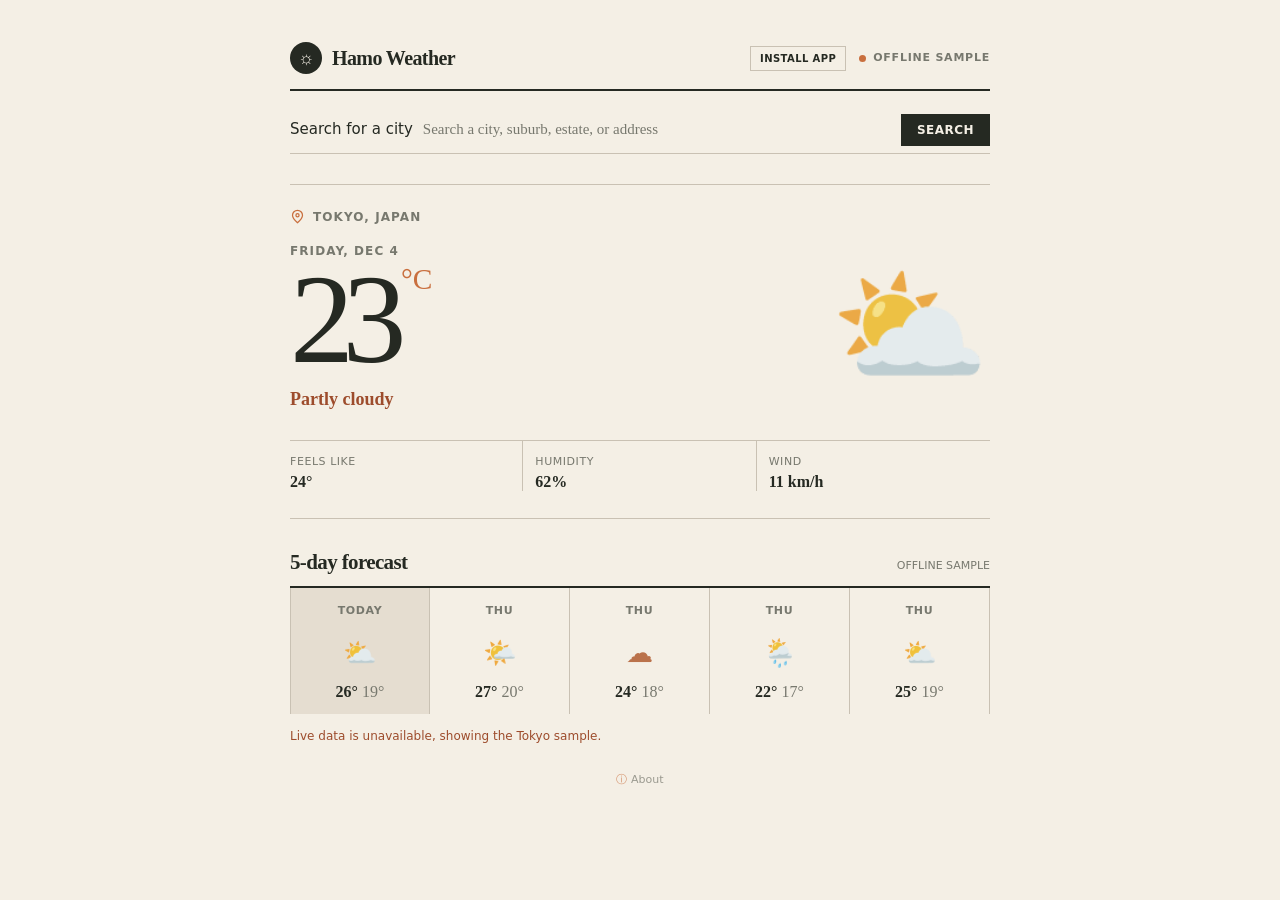
<file: index.html>
<!doctype html>
<html lang="en">
<head>
  <meta charset="UTF-8">
  <meta name="viewport" content="width=device-width, initial-scale=1.0">
  <meta name="description" content="A polished weather forecast for any city.">
  <meta name="theme-color" content="#252922">
  <link rel="icon" href="data:image/svg+xml,%3Csvg xmlns='http://www.w3.org/2000/svg' viewBox='0 0 100 100'%3E%3Ctext y='.9em' font-size='90'%3E☼%3C/text%3E%3C/svg%3E">
  <link rel="manifest" href="manifest.webmanifest">
  <title>Hamo Weather</title>
  <link rel="stylesheet" href="css/styles.css">
</head>
<body>
  <main class="app">
    <header class="topbar">
      <div class="brand"><span class="brand-mark">☼</span><span>Hamo Weather</span></div>
      <div class="top-actions">
        <button class="install-button" id="installButton" type="button" hidden>Install app</button>
        <div class="status"><span class="status-dot" id="statusDot"></span><span id="statusText">Live forecast</span></div>
      </div>
    </header>

    <form class="search" id="searchForm" role="search">
      <label class="sr-only" for="cityInput">Search for a city</label>
      <input id="cityInput" type="search" autocomplete="off" placeholder="Search a city, suburb, estate, or address" aria-label="Search for a location">
      <button type="submit">Search</button>
    </form>

    <section class="hero" aria-labelledby="cityName">
      <div class="location">
        <svg viewBox="0 0 24 24" fill="none" stroke="currentColor" stroke-width="2"><path d="M20 10c0 5-8 12-8 12S4 15 4 10a8 8 0 1 1 16 0Z"/><circle cx="12" cy="10" r="2.5"/></svg>
        <span id="locationText">Tokyo, Japan</span>
      </div>
      <div class="hero-main">
        <div>
          <p class="eyebrow" id="dateText">Today</p>
          <p class="temperature" id="temperature">--<sup>°C</sup></p>
          <p class="condition" id="condition">Loading forecast…</p>
        </div>
        <div class="weather-icon" id="weatherIcon" aria-hidden="true">☁️</div>
      </div>
      <div class="details">
        <div class="detail"><span class="detail-label">Feels like</span><span class="detail-value" id="feelsLike">--°</span></div>
        <div class="detail"><span class="detail-label">Humidity</span><span class="detail-value" id="humidity">--%</span></div>
        <div class="detail"><span class="detail-label">Wind</span><span class="detail-value" id="wind">-- km/h</span></div>
      </div>
    </section>

    <section class="forecast-panel" aria-labelledby="forecastTitle">
      <div class="section-heading"><h2 id="forecastTitle">5-day forecast</h2><span class="updated" id="updated">Fetching data</span></div>
      <div class="forecast" id="forecast"></div>
      <p class="message" id="message" role="status"></p>
    </section>
    <details class="footer">
      <summary>About</summary>
      <span><a href="https://github.com/Hamidooh/weather-app" target="_blank" rel="noreferrer">Project repository</a></span>
      <span>Weather by <a href="https://open-meteo.com/" target="_blank" rel="noreferrer">Open-Meteo</a> · Search by <a href="https://www.openstreetmap.org/" target="_blank" rel="noreferrer">OpenStreetMap</a></span>
    </details>
  </main>

  <script src="js/app.js"></script>
</body>
</html>
</file>
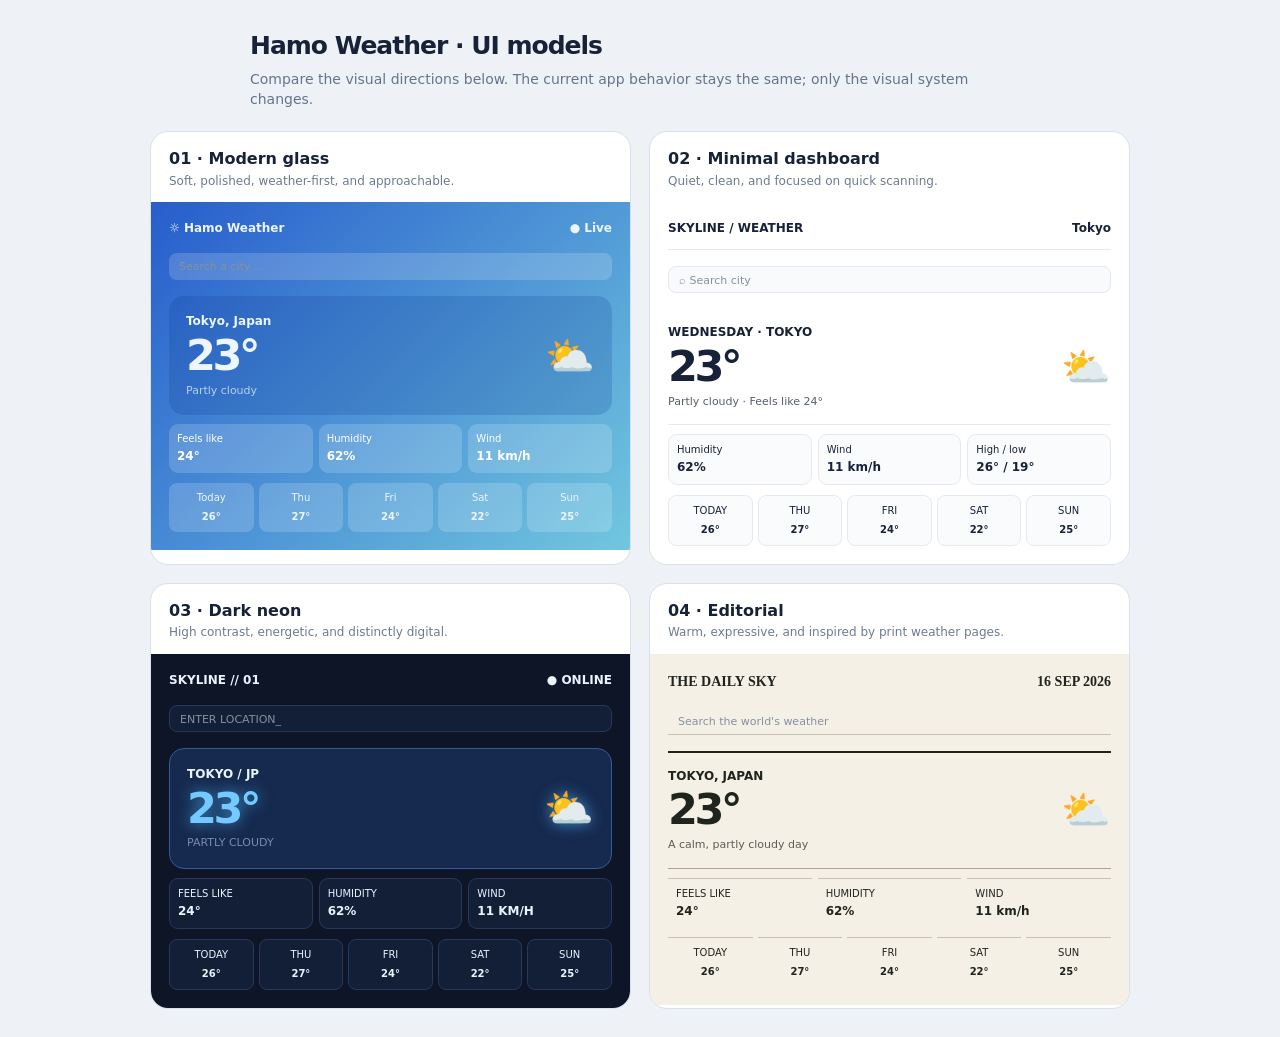
<file: ui-models.html>
<!doctype html>
<html lang="en">
<head>
  <meta charset="UTF-8">
  <meta name="viewport" content="width=device-width, initial-scale=1.0">
  <title>Hamo Weather UI models</title>
  <style>
    * { box-sizing: border-box; }
    body { margin: 0; padding: 28px; color: #172238; background: #eef2f7; font: 14px/1.4 Inter, system-ui, sans-serif; }
    h1 { margin: 0; font-size: 25px; letter-spacing: -.04em; }
    .intro { max-width: 780px; margin: 0 auto 22px; }
    .intro p { margin: 7px 0 0; color: #66748b; }
    .grid { display: grid; grid-template-columns: repeat(2, minmax(260px, 1fr)); gap: 18px; max-width: 980px; margin: auto; }
    .model { overflow: hidden; border: 1px solid #d8e0ec; border-radius: 18px; background: #fff; }
    .model h2 { margin: 0; padding: 16px 18px 2px; font-size: 16px; }
    .model > p { margin: 0; padding: 0 18px 13px; color: #6d7b90; font-size: 12px; }
    .screen { min-height: 245px; padding: 18px; }
    .mini-top { display: flex; justify-content: space-between; align-items: center; font-weight: 750; font-size: 12px; }
    .mini-search { height: 27px; margin: 16px 0; padding: 6px 10px; border-radius: 8px; color: #8490a1; background: rgba(255,255,255,.7); font-size: 11px; }
    .mini-hero { display: flex; justify-content: space-between; align-items: center; padding: 17px; border-radius: 15px; }
    .city { font-size: 12px; font-weight: 700; }
    .temp { margin-top: 6px; font-size: 43px; line-height: .9; font-weight: 800; letter-spacing: -.08em; }
    .weather { font-size: 40px; }
    .sub { margin-top: 8px; font-size: 11px; opacity: .72; }
    .metrics { display: grid; grid-template-columns: repeat(3, 1fr); gap: 6px; margin-top: 9px; }
    .metric { padding: 8px; border-radius: 9px; font-size: 10px; }
    .metric b { display: block; margin-top: 2px; font-size: 12px; }
    .days { display: grid; grid-template-columns: repeat(5, 1fr); gap: 5px; margin-top: 10px; }
    .day { padding: 8px 3px; border-radius: 8px; text-align: center; font-size: 10px; }
    .day b { display: block; margin-top: 5px; }

    .glass .screen { color: #edf5ff; background: linear-gradient(135deg, #275dcc, #71c7df); }
    .glass .mini-search, .glass .metric, .glass .day { background: rgba(255,255,255,.17); }
    .glass .mini-hero { background: rgba(6, 54, 139, .18); }
    .glass .metrics { color: #fff; }

    .minimal .screen { background: #fff; }
    .minimal .mini-top { border-bottom: 1px solid #e6eaf0; padding-bottom: 12px; }
    .minimal .mini-search { border: 1px solid #e4e8ee; background: #f8fafc; }
    .minimal .mini-hero { padding: 15px 0; border-bottom: 1px solid #e7ebf0; border-radius: 0; }
    .minimal .metric, .minimal .day { border: 1px solid #e6eaf0; background: #fafbfc; }
    .minimal .weather { color: #3b7ced; }

    .neon .screen { color: #e9f4ff; background: #0d1526; }
    .neon .mini-search, .neon .metric, .neon .day { border: 1px solid #26395c; background: #131f37; }
    .neon .mini-hero { border: 1px solid #355a9d; background: #16294e; }
    .neon .temp, .neon .weather { color: #74c9ff; text-shadow: 0 0 15px rgba(80,190,255,.7); }
    .neon .sub { color: #9db2d4; }

    .editorial .screen { color: #20241f; background: #f5f0e6; }
    .editorial .mini-top { font-family: Georgia, serif; font-size: 14px; }
    .editorial .mini-search { border-bottom: 1px solid #c7c1b4; border-radius: 0; background: transparent; }
    .editorial .mini-hero { padding: 15px 0; border-top: 2px solid #20241f; border-bottom: 1px solid #aaa394; border-radius: 0; }
    .editorial .weather { color: #d47f42; }
    .editorial .metric, .editorial .day { border-top: 1px solid #c7c1b4; border-radius: 0; background: transparent; }

    @media (max-width: 680px) {
      body { padding: 18px 12px; }
      .grid { grid-template-columns: 1fr; }
    }
  </style>
</head>
<body>
  <header class="intro">
    <h1>Hamo Weather · UI models</h1>
    <p>Compare the visual directions below. The current app behavior stays the same; only the visual system changes.</p>
  </header>

  <main class="grid">
    <article class="model glass">
      <h2>01 · Modern glass</h2>
      <p>Soft, polished, weather-first, and approachable.</p>
      <div class="screen">
        <div class="mini-top"><span>☼ Hamo Weather</span><span>● Live</span></div>
        <div class="mini-search">Search a city …</div>
        <div class="mini-hero"><div><div class="city">Tokyo, Japan</div><div class="temp">23°</div><div class="sub">Partly cloudy</div></div><div class="weather">⛅</div></div>
        <div class="metrics"><div class="metric">Feels like<b>24°</b></div><div class="metric">Humidity<b>62%</b></div><div class="metric">Wind<b>11 km/h</b></div></div>
        <div class="days"><div class="day">Today<b>26°</b></div><div class="day">Thu<b>27°</b></div><div class="day">Fri<b>24°</b></div><div class="day">Sat<b>22°</b></div><div class="day">Sun<b>25°</b></div></div>
      </div>
    </article>

    <article class="model minimal">
      <h2>02 · Minimal dashboard</h2>
      <p>Quiet, clean, and focused on quick scanning.</p>
      <div class="screen">
        <div class="mini-top"><span>SKYLINE / WEATHER</span><span>Tokyo</span></div>
        <div class="mini-search">⌕  Search city</div>
        <div class="mini-hero"><div><div class="city">WEDNESDAY · TOKYO</div><div class="temp">23°</div><div class="sub">Partly cloudy · Feels like 24°</div></div><div class="weather">⛅</div></div>
        <div class="metrics"><div class="metric">Humidity<b>62%</b></div><div class="metric">Wind<b>11 km/h</b></div><div class="metric">High / low<b>26° / 19°</b></div></div>
        <div class="days"><div class="day">TODAY<b>26°</b></div><div class="day">THU<b>27°</b></div><div class="day">FRI<b>24°</b></div><div class="day">SAT<b>22°</b></div><div class="day">SUN<b>25°</b></div></div>
      </div>
    </article>

    <article class="model neon">
      <h2>03 · Dark neon</h2>
      <p>High contrast, energetic, and distinctly digital.</p>
      <div class="screen">
        <div class="mini-top"><span>SKYLINE // 01</span><span>● ONLINE</span></div>
        <div class="mini-search">ENTER LOCATION_</div>
        <div class="mini-hero"><div><div class="city">TOKYO / JP</div><div class="temp">23°</div><div class="sub">PARTLY CLOUDY</div></div><div class="weather">⛅</div></div>
        <div class="metrics"><div class="metric">FEELS LIKE<b>24°</b></div><div class="metric">HUMIDITY<b>62%</b></div><div class="metric">WIND<b>11 KM/H</b></div></div>
        <div class="days"><div class="day">TODAY<b>26°</b></div><div class="day">THU<b>27°</b></div><div class="day">FRI<b>24°</b></div><div class="day">SAT<b>22°</b></div><div class="day">SUN<b>25°</b></div></div>
      </div>
    </article>

    <article class="model editorial">
      <h2>04 · Editorial</h2>
      <p>Warm, expressive, and inspired by print weather pages.</p>
      <div class="screen">
        <div class="mini-top"><span>THE DAILY SKY</span><span>16 SEP 2026</span></div>
        <div class="mini-search">Search the world's weather</div>
        <div class="mini-hero"><div><div class="city">TOKYO, JAPAN</div><div class="temp">23°</div><div class="sub">A calm, partly cloudy day</div></div><div class="weather">⛅</div></div>
        <div class="metrics"><div class="metric">FEELS LIKE<b>24°</b></div><div class="metric">HUMIDITY<b>62%</b></div><div class="metric">WIND<b>11 km/h</b></div></div>
        <div class="days"><div class="day">TODAY<b>26°</b></div><div class="day">THU<b>27°</b></div><div class="day">FRI<b>24°</b></div><div class="day">SAT<b>22°</b></div><div class="day">SUN<b>25°</b></div></div>
      </div>
    </article>
  </main>
</body>
</html>
</file>
<file: css/styles.css>
:root {
  color-scheme: light;
  --paper: #f4efe5;
  --paper-deep: #ebe3d4;
  --ink: #252922;
  --muted: #77786e;
  --rule: #c9c1b3;
  --accent: #c96f3e;
  --accent-deep: #9d4c2c;
  --wash: #e5ddd0;
  --shadow: 0 18px 42px rgba(75, 63, 43, .10);
  --serif: Georgia, "Times New Roman", serif;
  --sans: Inter, ui-sans-serif, system-ui, -apple-system, BlinkMacSystemFont, "Segoe UI", sans-serif;
}

@media (prefers-color-scheme: dark) {
  :root {
    color-scheme: dark;
    --paper: #24241f;
    --paper-deep: #302f28;
    --ink: #f2ecdf;
    --muted: #b4aea0;
    --rule: #59564b;
    --accent: #e38b59;
    --accent-deep: #f0a070;
    --wash: #39372f;
    --shadow: 0 18px 42px rgba(0, 0, 0, .16);
  }
}

* { box-sizing: border-box; }

body {
  margin: 0;
  min-height: 100vh;
  color: var(--ink);
  background: var(--paper);
  font: 15px/1.5 var(--sans);
}

.app {
  width: min(100% - 32px, 700px);
  margin: 0 auto;
  padding: 42px 0 54px;
}

.topbar {
  display: flex;
  justify-content: space-between;
  align-items: center;
  padding-bottom: 15px;
  border-bottom: 2px solid var(--ink);
}

.top-actions { display: flex; gap: 13px; align-items: center; }
.install-button { display: inline-block; padding: 6px 9px; color: var(--ink); border: 1px solid var(--rule); background: transparent; font-size: 10px; }
.install-button:hover { color: var(--paper); border-color: var(--ink); background: var(--ink); transform: none; }

.brand {
  display: flex;
  gap: 10px;
  align-items: center;
  font: 700 20px/1 var(--serif);
  letter-spacing: -.03em;
}

.brand-mark {
  display: grid;
  place-items: center;
  width: 32px;
  height: 32px;
  border-radius: 50%;
  color: var(--paper);
  background: var(--ink);
  font-size: 18px;
}

.status {
  display: flex;
  gap: 7px;
  align-items: center;
  color: var(--muted);
  font-size: 11px;
  font-weight: 700;
  letter-spacing: .07em;
  text-transform: uppercase;
}

.status-dot {
  width: 7px;
  height: 7px;
  border-radius: 50%;
  background: #4f8b63;
}

.status-dot.offline { background: var(--accent); }

.search {
  display: flex;
  gap: 10px;
  align-items: center;
  margin: 22px 0 30px;
  padding-bottom: 7px;
  border-bottom: 1px solid var(--rule);
}

.search input {
  min-width: 0;
  flex: 1;
  border: 0;
  outline: 0;
  padding: 8px 0;
  color: var(--ink);
  background: transparent;
  font: 15px var(--serif);
}

.search input::placeholder { color: var(--muted); }

button {
  border: 1px solid var(--ink);
  border-radius: 0;
  padding: 8px 15px;
  cursor: pointer;
  color: var(--paper);
  background: var(--ink);
  font: 700 12px var(--sans);
  letter-spacing: .04em;
  text-transform: uppercase;
  transition: background .18s ease, color .18s ease;
}

button:hover {
  color: var(--ink);
  background: transparent;
}

button:focus-visible,
input:focus-visible {
  outline: 2px solid var(--accent);
  outline-offset: 3px;
}

.hero {
  position: relative;
  padding: 24px 0 27px;
  border-top: 1px solid var(--rule);
  border-bottom: 1px solid var(--rule);
}

.location {
  display: flex;
  gap: 8px;
  align-items: center;
  color: var(--muted);
  font: 700 12px var(--sans);
  letter-spacing: .09em;
  text-transform: uppercase;
}

.location svg { width: 15px; color: var(--accent); }

.hero-main {
  display: flex;
  justify-content: space-between;
  gap: 20px;
  align-items: center;
  margin-top: 20px;
}

.eyebrow {
  margin: 0;
  color: var(--muted);
  font: 700 12px var(--sans);
  letter-spacing: .09em;
  text-transform: uppercase;
}

.temperature {
  margin: 9px 0 0;
  font: 400 clamp(5rem, 19vw, 8rem)/.82 var(--serif);
  letter-spacing: -.09em;
}

.temperature sup {
  margin-left: 6px;
  color: var(--accent);
  font-size: .23em;
  letter-spacing: 0;
  vertical-align: top;
}

.condition {
  margin: 17px 0 0;
  color: var(--accent-deep);
  font: 700 18px var(--serif);
}

.weather-icon {
  color: var(--accent);
  font-size: clamp(5rem, 19vw, 8rem);
  line-height: 1;
  filter: grayscale(.25);
}

.details {
  display: grid;
  grid-template-columns: repeat(3, 1fr);
  gap: 0;
  margin-top: 30px;
  border-top: 1px solid var(--rule);
}

.detail {
  padding: 13px 12px 0;
  border-right: 1px solid var(--rule);
}

.detail:first-child { padding-left: 0; }
.detail:last-child { border-right: 0; }

.detail-label {
  display: block;
  color: var(--muted);
  font-size: 11px;
  letter-spacing: .05em;
  text-transform: uppercase;
}

.detail-value {
  display: block;
  margin-top: 3px;
  font: 700 16px var(--serif);
}

.forecast-panel {
  margin-top: 28px;
  padding-top: 3px;
}

.section-heading {
  display: flex;
  justify-content: space-between;
  align-items: baseline;
  padding-bottom: 11px;
  border-bottom: 2px solid var(--ink);
}

h2 {
  margin: 0;
  font: 700 21px var(--serif);
  letter-spacing: -.03em;
}

.updated {
  color: var(--muted);
  font-size: 11px;
  text-transform: uppercase;
}

.forecast {
  display: grid;
  grid-template-columns: repeat(5, 1fr);
  gap: 0;
}

.day {
  min-width: 0;
  padding: 15px 7px 13px;
  border-right: 1px solid var(--rule);
  text-align: center;
}

.day:first-child {
  border-left: 1px solid var(--rule);
  background: var(--wash);
}

.day-name {
  color: var(--muted);
  font-size: 11px;
  font-weight: 750;
  letter-spacing: .06em;
  text-transform: uppercase;
}

.day-icon {
  margin: 13px 0 10px;
  color: var(--accent);
  font-size: 27px;
  filter: grayscale(.2);
}

.day-temp {
  font: 700 16px var(--serif);
}

.day-low {
  margin-left: 4px;
  color: var(--muted);
  font-weight: 400;
}

.message {
  min-height: 20px;
  margin: 13px 0 0;
  color: var(--muted);
  font-size: 12px;
}

.message.error { color: var(--accent-deep); }

.footer {
  width: fit-content;
  margin-top: 25px;
  margin-right: auto;
  margin-left: auto;
  text-align: center;
  color: var(--muted);
  font-size: 11px;
}

.footer summary {
  cursor: pointer;
  list-style: none;
  opacity: .72;
}

.footer summary::-webkit-details-marker { display: none; }
.footer summary::before { content: "ⓘ "; color: var(--accent); }
.footer span { display: block; margin-top: 5px; }
.footer a {
  color: var(--accent-deep);
  text-decoration: none;
  font-weight: 750;
}

@media (max-width: 520px) {
  .app { width: min(100% - 24px, 700px); padding-top: 22px; }
  .topbar { align-items: flex-start; }
  .brand { font-size: 18px; }
  .top-actions { gap: 8px; flex-direction: column-reverse; align-items: flex-end; }
  .status { margin-top: 0; }
  .hero-main { align-items: flex-start; }
  .weather-icon { margin-top: 7px; }
  .details { gap: 0; }
  .detail { padding-right: 7px; padding-left: 7px; }
  .detail:first-child { padding-left: 0; }
  .forecast { overflow-x: auto; }
  .day { min-width: 68px; }
}
</file>
